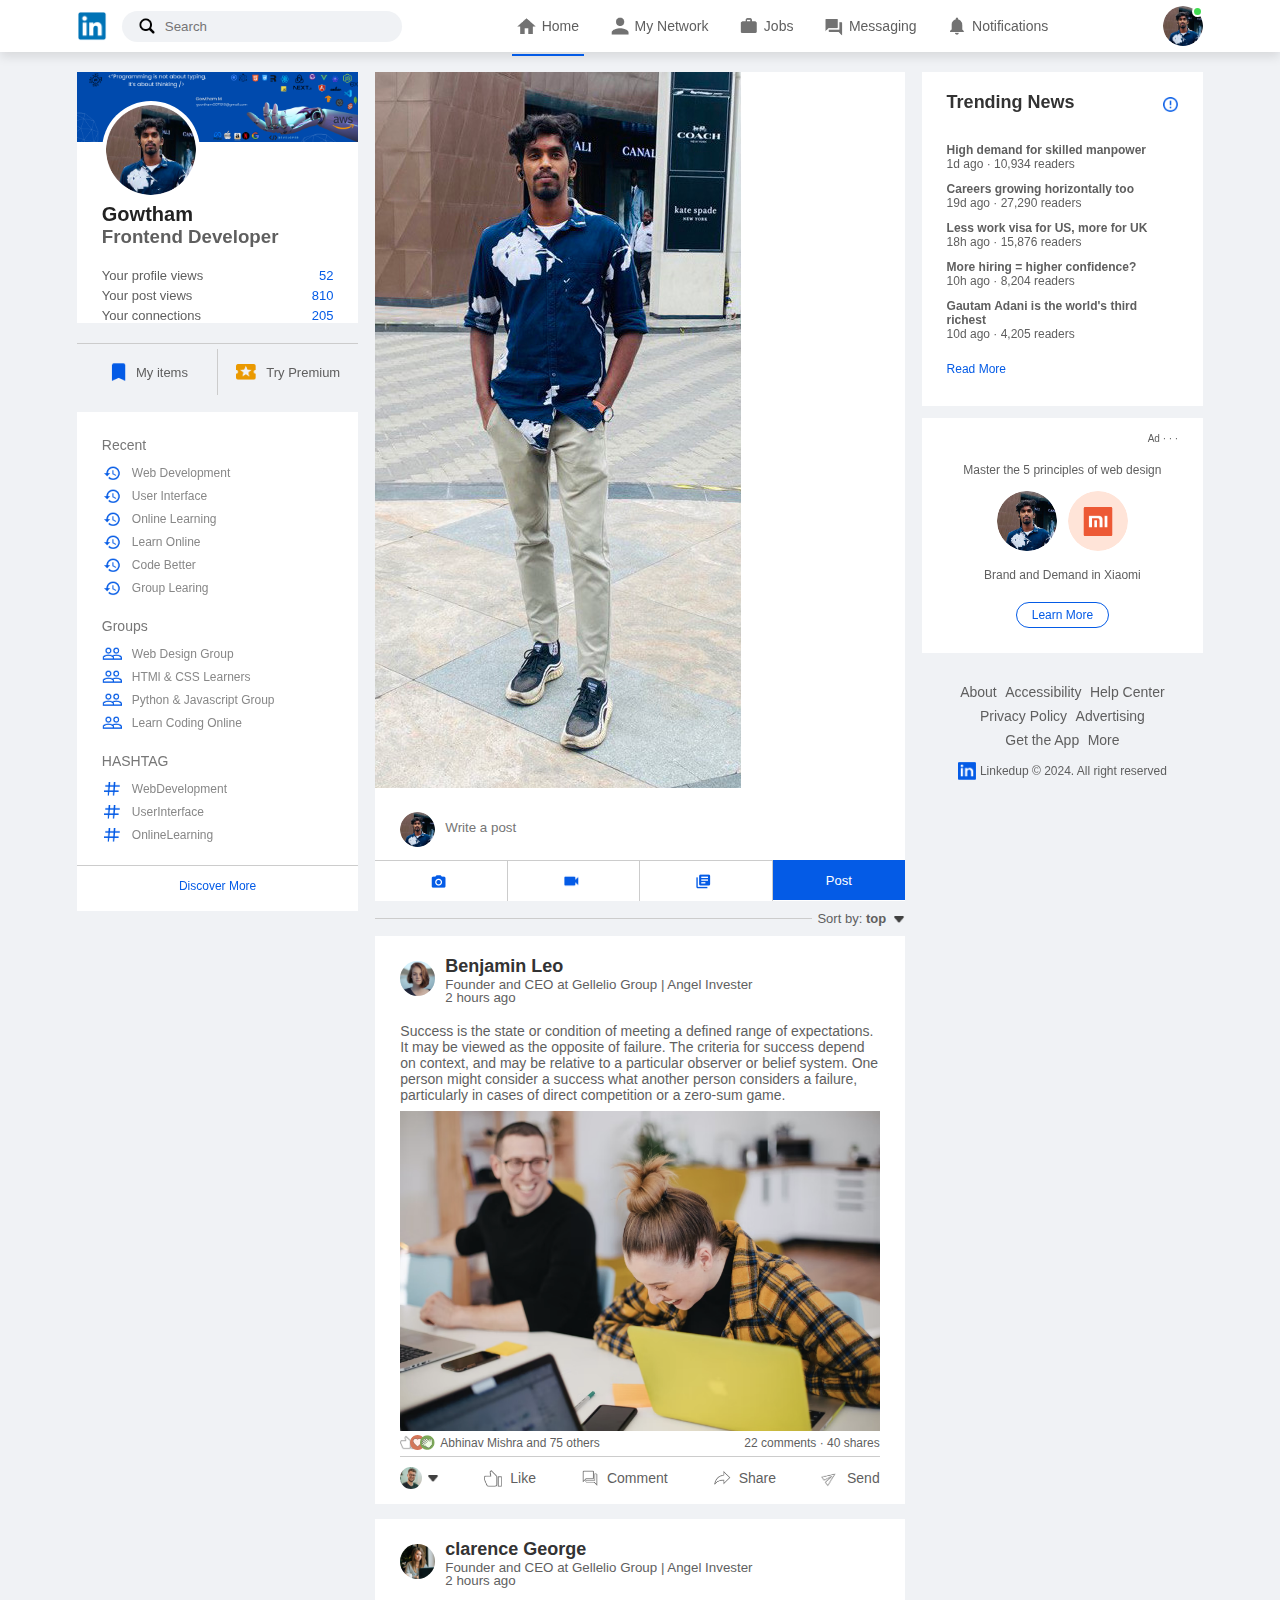
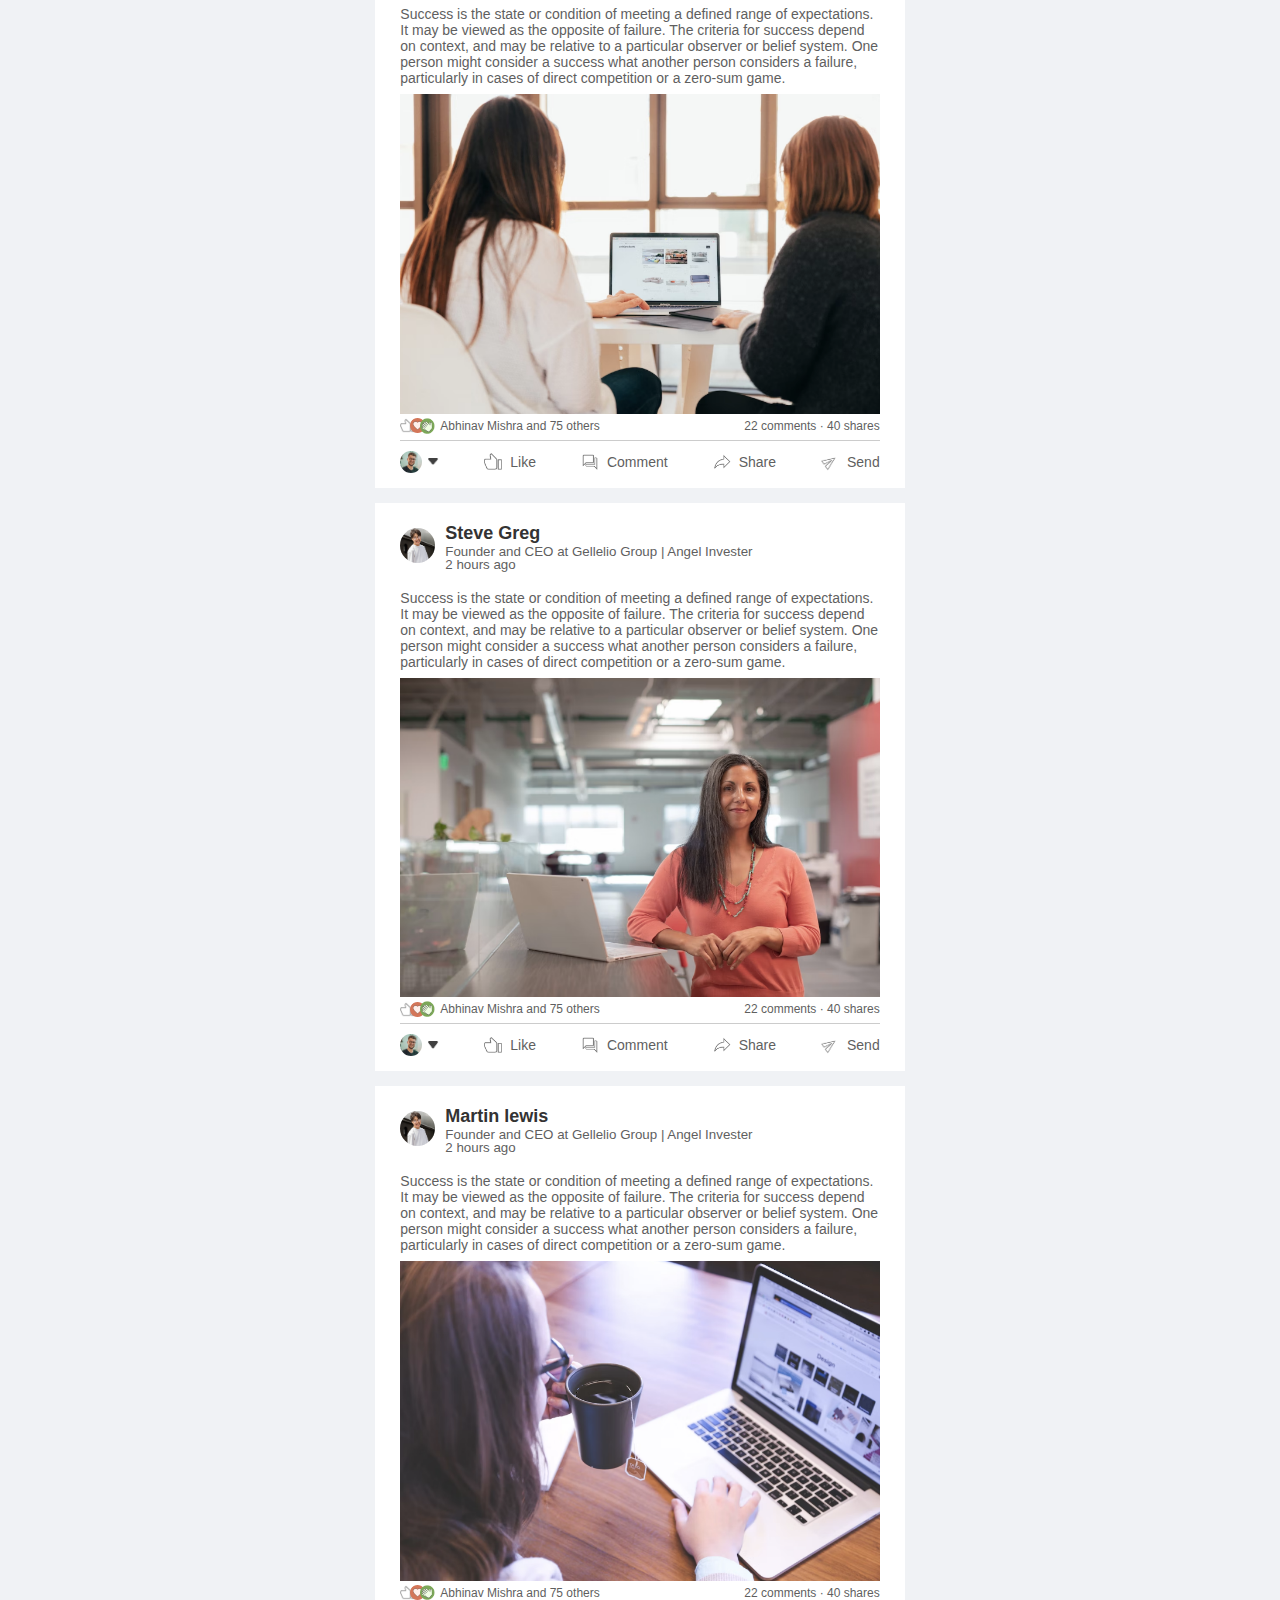
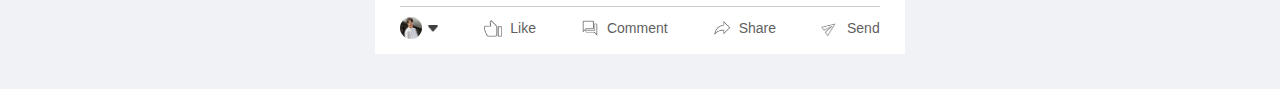
<file: index.html>
<!DOCTYPE html>
<html lang="en">
  <head>
    <meta charset="UTF-8" />
    <meta name="viewport" content="width=device-width, initial-scale=1.0" />
    <title>LinkedIn</title>
    <link rel="stylesheet" href="./assets/css/styles.css" />
  </head>
  <body>
    <!-- ! _____________ Navbar start _____________ -->
    <nav class="navbar">
      <!-- todo _____________ Navbar left _____________ -->
      <div class="navbar__left">
        <a href="index.html" class="logo">
          <img src="./assets/images/linkedinlogo.png" />
        </a>
        <div class="search__box">
          <img src="./assets/images/magnifier_search_zoom_icon.png" alt="" />
          <input type="text" placeholder="Search" />
        </div>
      </div>
      <!-- todo _____________ Navbar center _____________ -->
      <div class="navbar__center">
        <ul>
          <li>
            <a href="#" class="active__link"
              ><img src="./assets/images/home.png" /><span>Home</span></a
            >
          </li>
          <li>
            <a href="#"
              ><img src="./assets/images/network.png" /><span
                >My Network</span
              ></a
            >
          </li>
          <li>
            <a href="#"
              ><img src="./assets/images/jobs.png" /><span> Jobs </span></a
            >
          </li>
          <li>
            <a href="#"
              ><img src="./assets/images/message.png" /><span>
                Messaging</span
              ></a
            >
          </li>
          <li>
            <a href="#"
              ><img src="./assets/images/notification.png" /><span>
                Notifications
              </span></a
            >
          </li>
        </ul>
      </div>
      <!-- todo _____________ Navbar right _____________ -->
      <div class="navbar__right">
        <div class="online">
          <img
            src="./assets/images/gowtham-profile.png"
            class="nav__profile__img"
            onclick="toggleMenu()"
          />
        </div>
      </div>
      <!-- todo  ________________ profile dropdown menu ________________ -->
      <div class="profile__menu__wrap" id="profileMenu">
        <div class="profile__menu">
          <div class="user__info">
            <a href="./profile.html">
              <img src="./assets/images/gowtham-profile.png" />
            </a>
            <!-- <img src="./assets/images/gowtham-profile.png" /> -->
            <div>
              <h3>Gowtham</h3>
              <a href="./profile.html">See your profile</a>
            </div>
          </div>
          <hr />
          <a href="#" class="profile__menu__link">
            <img src="./assets/images/feedback.png" />
            <p>Give Feedback</p>
            <span> > </span>
          </a>
          <a href="#" class="profile__menu__link">
            <img src="./assets/images/setting.png" />
            <p>Settings & privacy</p>
            <span> > </span>
          </a>
          <a href="#" class="profile__menu__link">
            <img src="./assets/images/help.png" />
            <p>Help & Support</p>
            <span> > </span>
          </a>
          <a href="#" class="profile__menu__link">
            <img src="./assets/images/display.png" />
            <p>Display & Accessibility</p>
            <span> > </span>
          </a>
          <a href="#" class="profile__menu__link">
            <img src="./assets/images/logout.png" />
            <p>Logout</p>
            <span> ></span>
          </a>
        </div>
      </div>
    </nav>
    <!-- ! ____________ Navbar end ___________ -->
    <!-- ! _________ container section __________ -->
    <div class="container">
      <!-- todo ____________ left-sidebar _____________ -->
      <div class="left__sidebar">
        <div class="sidebar__profile__box">
          <img src="./assets/images/profile-cover.png" width="100%" />
          <div class="sidebar__profile__info">
            <img src="./assets/images/gowtham-profile.png" />
            <h1>Gowtham</h1>
            <h3>Frontend Developer</h3>
            <ul>
              <li>Your profile views <span>52</span></li>
              <li>Your post views <span>810</span></li>
              <li>Your connections <span>205</span></li>
            </ul>
          </div>
        </div>
        <div class="sidebar__profile__link">
          <a href="#"><img src="./assets/images/items.png" alt="" />My items</a>
          <a href="#"
            ><img src="./assets/images/premium.png" alt="" />Try Premium</a
          >
        </div>
        <!-- todo __________  sidebar__activity _________-->
        <div class="sidebar__activity" id="sidebarActivity">
          <h3>Recent</h3>
          <a href=""><img src="./assets/images/recent.png" />Web Development</a
          ><a href=""><img src="./assets/images/recent.png" />User Interface</a
          ><a href=""><img src="./assets/images/recent.png" />Online Learning</a
          ><a href=""><img src="./assets/images/recent.png" />Learn Online</a
          ><a href=""><img src="./assets/images/recent.png" />Code Better</a
          ><a href=""><img src="./assets/images/recent.png" />Group Learing</a>
          <h3>Groups</h3>
          <a href="#"
            ><img src="./assets/images/group.png" />Web Design Group</a
          >
          <a href="#"
            ><img src="./assets/images/group.png" />HTMl & CSS Learners</a
          >
          <a href="#"
            ><img src="./assets/images/group.png" />Python & Javascript Group</a
          >
          <a href="#"
            ><img src="./assets/images/group.png" />Learn Coding Online</a
          >
          <h3>HASHTAG</h3>
          <a href=""><img src="./assets/images/hashtag.png" />WebDevelopment</a>
          <a href=""><img src="./assets/images/hashtag.png" />UserInterface</a>
          <a href=""
            ><img src="./assets/images/hashtag.png" /> OnlineLearning</a
          >
          <div class="discover__more__link">
            <a href="#">Discover More</a>
          </div>
        </div>
        <p id="showMoreLink" onclick="toggleActivity()">Show More <b>+</b></p>
      </div>
      <!-- ! main-content -->
      <div class="main__content">
        <!-- todo  ______ create post __________ -->
        <div class="create__post">
          <img src="./assets/images/gowtham-post.jpg" alt="" />
          <div class="create__post__input">
            <img src="./assets/images/gowtham-profile.png" alt="" />
            <textarea rows="2" placeholder="Write a post"></textarea>
          </div>
          <div class="create__post__links">
            <li><img src="./assets/images/photo.png" /></li>
            <li><img src="./assets/images/video.png" /></li>
            <li><img src="./assets/images/event.png" /></li>
            <li>Post</li>
          </div>
        </div>
        <!-- todo  __________sort-by_________   -->
        <div class="sort__by">
          <hr />
          <p>
            Sort by:
            <span>top <img src="./assets/images/down-arrow.png" alt="" /></span>
          </p>
        </div>
        <!-- todo  __________post_________   -->
        <div class="post">
          <div class="post__author">
            <img src="./assets/images/user-3.png" />
            <div>
              <h1>Benjamin Leo</h1>
              <small>Founder and CEO at Gellelio Group | Angel Invester</small>
              <small>2 hours ago</small>
            </div>
          </div>
          <p>
            Success is the state or condition of meeting a defined range of
            expectations. It may be viewed as the opposite of failure. The
            criteria for success depend on context, and may be relative to a
            particular observer or belief system. One person might consider a
            success what another person considers a failure, particularly in
            cases of direct competition or a zero-sum game.
          </p>
          <img src="./assets/images/post-image-1.png" width="100%" />
          <!-- todo  __________ post-status _________   -->
          <div class="post__status">
            <div>
              <img src="./assets/images/thumbsup.png" /><img
                src="./assets/images/love.png"
              /><img src="./assets/images/clap.png" />
              <span class="liked__users">Abhinav Mishra and 75 others</span>
            </div>
            <div>
              <span>22 comments &middot; 40 shares </span>
            </div>
          </div>
          <!-- todo  __________ post-activity _________   -->
          <div class="post__activity">
            <div>
              <img
                src="./assets/images/user-1.png"
                class="post__activity__user__icon"
              />
              <img
                src="./assets/images/down-arrow.png"
                class="post__activity__arrow__icon"
              />
            </div>
            <div class="post__activity__link">
              <img src="./assets/images/like.png" />
              <span>Like</span>
            </div>
            <div class="post__activity__link">
              <img src="./assets/images/comment.png" />
              <span>Comment</span>
            </div>
            <div class="post__activity__link">
              <img src="./assets/images/share.png" />
              <span>Share</span>
            </div>
            <div class="post__activity__link">
              <img src="./assets/images/send.png" />
              <span>Send</span>
            </div>
          </div>
        </div>
        <div class="post">
          <div class="post__author">
            <img src="./assets/images/user-4.png" />
            <div>
              <h1>clarence George</h1>
              <small>Founder and CEO at Gellelio Group | Angel Invester</small>
              <small>2 hours ago</small>
            </div>
          </div>
          <p>
            Success is the state or condition of meeting a defined range of
            expectations. It may be viewed as the opposite of failure. The
            criteria for success depend on context, and may be relative to a
            particular observer or belief system. One person might consider a
            success what another person considers a failure, particularly in
            cases of direct competition or a zero-sum game.
          </p>
          <img src="./assets/images/post-image-2.png" width="100%" />
          <!-- todo  __________ post-status _________   -->

          <div class="post__status">
            <div>
              <img src="./assets/images/thumbsup.png" /><img
                src="./assets/images/love.png"
              /><img src="./assets/images/clap.png" />
              <span class="liked__users">Abhinav Mishra and 75 others</span>
            </div>
            <div>
              <span>22 comments &middot; 40 shares </span>
            </div>
          </div>
          <!-- todo  __________ post-activity _________   -->
          <div class="post__activity">
            <div>
              <img
                src="./assets/images/user-1.png"
                class="post__activity__user__icon"
              />
              <img
                src="./assets/images/down-arrow.png"
                class="post__activity__arrow__icon"
              />
            </div>
            <div class="post__activity__link">
              <img src="./assets/images/like.png" />
              <span>Like</span>
            </div>
            <div class="post__activity__link">
              <img src="./assets/images/comment.png" />
              <span>Comment</span>
            </div>
            <div class="post__activity__link">
              <img src="./assets/images/share.png" />
              <span>Share</span>
            </div>
            <div class="post__activity__link">
              <img src="./assets/images/send.png" />
              <span>Send</span>
            </div>
          </div>
        </div>
        <div class="post">
          <div class="post__author">
            <img src="./assets/images/user-5.png" />
            <div>
              <h1>Steve Greg</h1>
              <small>Founder and CEO at Gellelio Group | Angel Invester</small>
              <small>2 hours ago</small>
            </div>
          </div>
          <p>
            Success is the state or condition of meeting a defined range of
            expectations. It may be viewed as the opposite of failure. The
            criteria for success depend on context, and may be relative to a
            particular observer or belief system. One person might consider a
            success what another person considers a failure, particularly in
            cases of direct competition or a zero-sum game.
          </p>
          <img src="./assets/images/post-image-3.png" width="100%" />
          <!-- todo  __________ post-status _________   -->

          <div class="post__status">
            <div>
              <img src="./assets/images/thumbsup.png" /><img
                src="./assets/images/love.png"
              /><img src="./assets/images/clap.png" />
              <span class="liked__users">Abhinav Mishra and 75 others</span>
            </div>
            <div>
              <span>22 comments &middot; 40 shares </span>
            </div>
          </div>
          <!-- todo  __________ post-activity _________   -->
          <div class="post__activity">
            <div>
              <img
                src="./assets/images/user-1.png"
                class="post__activity__user__icon"
              />
              <img
                src="./assets/images/down-arrow.png"
                class="post__activity__arrow__icon"
              />
            </div>
            <div class="post__activity__link">
              <img src="./assets/images/like.png" />
              <span>Like</span>
            </div>
            <div class="post__activity__link">
              <img src="./assets/images/comment.png" />
              <span>Comment</span>
            </div>
            <div class="post__activity__link">
              <img src="./assets/images/share.png" />
              <span>Share</span>
            </div>
            <div class="post__activity__link">
              <img src="./assets/images/send.png" />
              <span>Send</span>
            </div>
          </div>
        </div>
        <div class="post">
          <div class="post__author">
            <img src="./assets/images/user-5.png" />
            <div>
              <h1>Martin lewis</h1>
              <small>Founder and CEO at Gellelio Group | Angel Invester</small>
              <small>2 hours ago</small>
            </div>
          </div>
          <p>
            Success is the state or condition of meeting a defined range of
            expectations. It may be viewed as the opposite of failure. The
            criteria for success depend on context, and may be relative to a
            particular observer or belief system. One person might consider a
            success what another person considers a failure, particularly in
            cases of direct competition or a zero-sum game.
          </p>
          <img src="./assets/images/post-image-4.png" width="100%" />
          <!-- todo  __________ post-status _________   -->

          <div class="post__status">
            <div>
              <img src="./assets/images/thumbsup.png" /><img
                src="./assets/images/love.png"
              /><img src="./assets/images/clap.png" />
              <span class="liked__users">Abhinav Mishra and 75 others</span>
            </div>
            <div>
              <span>22 comments &middot; 40 shares </span>
            </div>
          </div>
          <!-- todo  __________ post-activity _________   -->
          <div class="post__activity">
            <div>
              <img
                src="./assets/images/user-5.png"
                class="post__activity__user__icon"
              />
              <img
                src="./assets/images/down-arrow.png"
                class="post__activity__arrow__icon"
              />
            </div>
            <div class="post__activity__link">
              <img src="./assets/images/like.png" />
              <span>Like</span>
            </div>
            <div class="post__activity__link">
              <img src="./assets/images/comment.png" />
              <span>Comment</span>
            </div>
            <div class="post__activity__link">
              <img src="./assets/images/share.png" />
              <span>Share</span>
            </div>
            <div class="post__activity__link">
              <img src="./assets/images/send.png" />
              <span>Send</span>
            </div>
          </div>
        </div>
      </div>
      <!-- ! right-sidebar -->
      <div class="right__sidebar">
        <!-- todo  __________sidebar__news________ -->
        <div class="sidebar__news">
          <img src="./assets/images/more.png" class="info__icon" />
          <h3>Trending News</h3>
          <a href="#">High demand for skilled manpower</a>
          <span>1d ago &middot; 10,934 readers</span>
          <a href="#">Careers growing horizontally too</a>
          <span>19d ago &middot; 27,290 readers</span>
          <a href="#">Less work visa for US, more for UK</a>
          <span>18h ago &middot; 15,876 readers</span>
          <a href="#">More hiring = higher confidence?</a>
          <span>10h ago &middot; 8,204 readers</span>
          <a href="#">Gautam Adani is the world's third richest</a>
          <span>10d ago &middot; 4,205 readers</span>
          <a href="#" class="read__more__link">Read More</a>
        </div>
        <!-- todo _________sidebar__add__________  -->
        <div class="right__sidebar__ad">
          <small>Ad &middot; &middot; &middot;</small>
          <p>Master the 5 principles of web design</p>
          <div class="">
            <img src="./assets/images/gowtham-profile.png" />
            <img src="./assets/images/mi-logo.png" />
          </div>
          <b>Brand and Demand in Xiaomi</b>
          <a href="#" class="right__sidebar__ad__link">Learn More</a>
        </div>
        <!-- todo ____ right_sidebar_useful_link  ___ -->
        <div class="right__sidebar__useful__links">
          <a href="#">About</a>
          <a href="#">Accessibility</a>
          <a href="#">Help Center</a>
          <a href="#">Privacy Policy</a>
          <a href="#">Advertising</a>
          <a href="#">Get the App</a>
          <a href="#">More</a>
          <!-- todo ______copyright__msg______ -->
          <div class="copyright-msg">
            <img src="./assets/images/logo.png" />
            <p>Linkedup &#169; 2024. All right reserved</p>
          </div>
        </div>
      </div>
    </div>
    <script src="./assets/js/script.js"></script>
  </body>
</html>
</file>
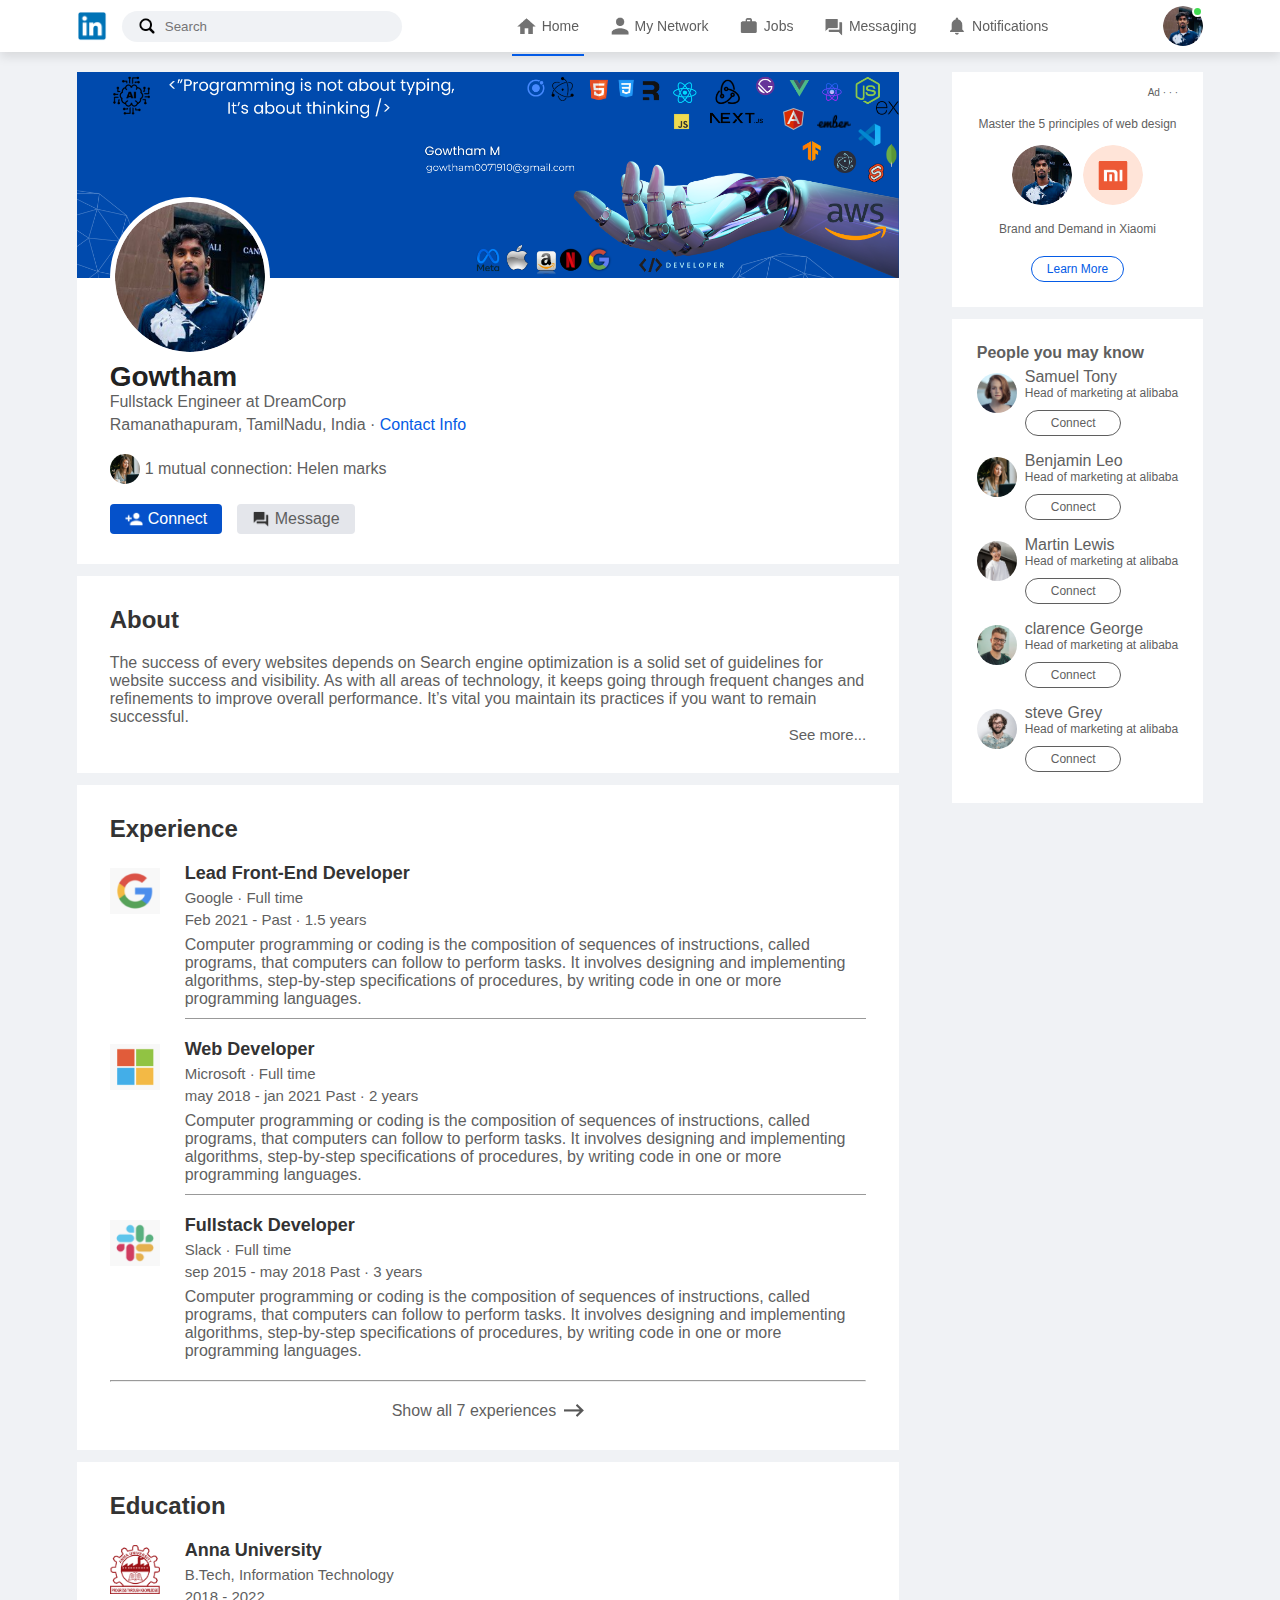
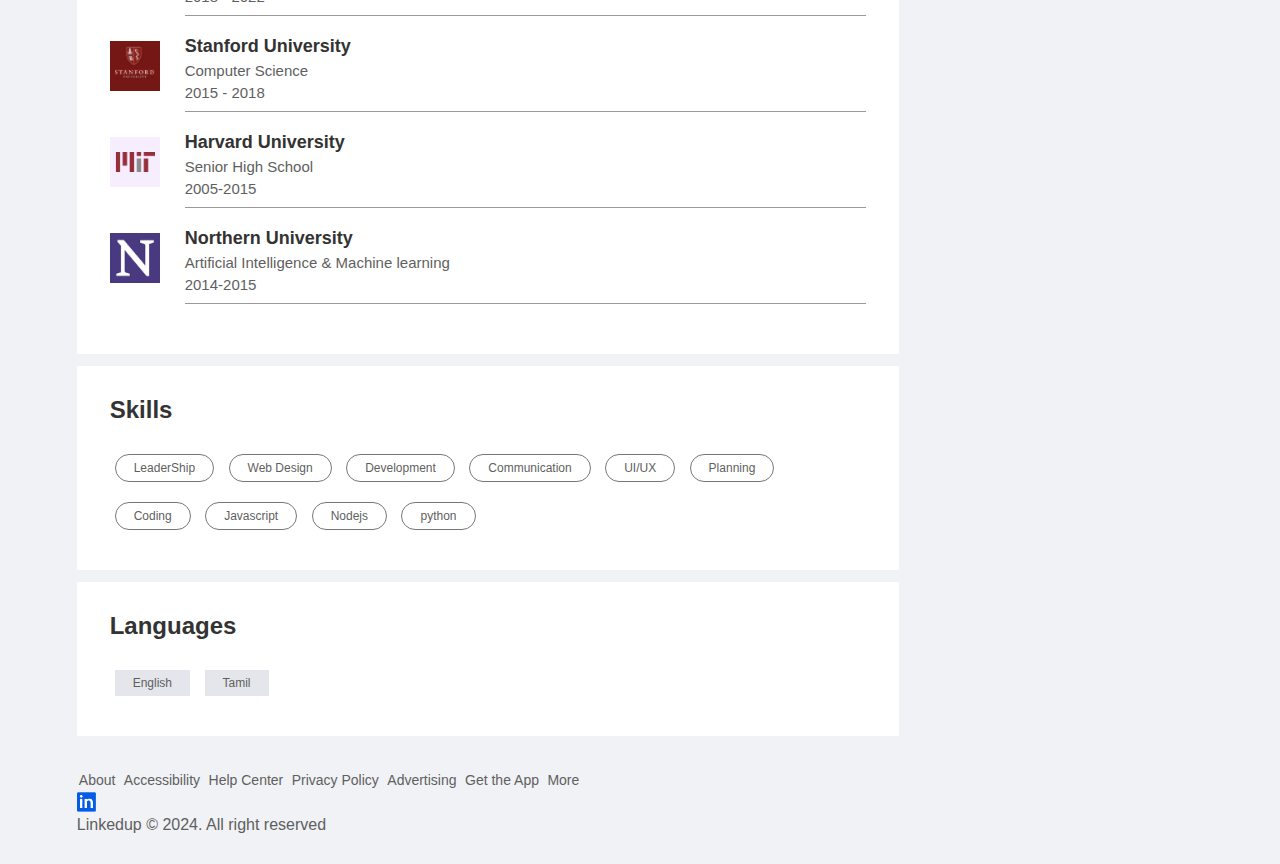
<file: profile.html>
<!DOCTYPE html>
<html lang="en">
  <head>
    <meta charset="UTF-8" />
    <meta name="viewport" content="width=device-width, initial-scale=1.0" />
    <title>LinkedIn</title>
    <link rel="stylesheet" href="./assets/css/styles.css" />
  </head>
  <body>
    <!-- ! Navbar start -->
    <nav class="navbar">
      <!-- todo  ________ navbar left ________ -->
      <div class="navbar__left">
        <a href="index.html" class="logo">
          <img src="./assets/images/linkedinlogo.png" />
        </a>
        <div class="search__box">
          <img src="./assets/images/magnifier_search_zoom_icon.png" alt="" />
          <input type="text" placeholder="Search" />
        </div>
      </div>
      <!-- todo  ________ navbar center ________ -->
      <div class="navbar__center">
        <ul>
          <li>
            <a href="#" class="active__link"
              ><img src="./assets/images/home.png" /><span>Home</span></a
            >
          </li>
          <li>
            <a href="#"
              ><img src="./assets/images/network.png" /><span
                >My Network</span
              ></a
            >
          </li>
          <li>
            <a href="#"
              ><img src="./assets/images/jobs.png" /><span> Jobs </span></a
            >
          </li>
          <li>
            <a href="#"
              ><img src="./assets/images/message.png" /><span>
                Messaging</span
              ></a
            >
          </li>
          <li>
            <a href="#"
              ><img src="./assets/images/notification.png" /><span>
                Notifications
              </span></a
            >
          </li>
        </ul>
      </div>
      <!-- todo  ________ navbar right ________ -->
      <div class="navbar__right">
        <div class="online">
          <img
            src="./assets/images/gowtham-profile.png"
            class="nav__profile__img"
            onclick="toggleMenu()"
          />
        </div>
      </div>
      <!-- todo  ________ profile dropdown menu ________ -->
      <div class="profile__menu__wrap" id="profileMenu">
        <div class="profile__menu">
          <div class="user__info">
            <img src="./assets/images/gowtham-profile.png" />
            <div>
              <h3>Gowtham</h3>
              <a href="#">See your profile</a>
            </div>
          </div>
          <hr />
          <a href="#" class="profile__menu__link">
            <img src="./assets/images/feedback.png" />
            <p>Give Feedback</p>
            <span> > </span>
          </a>
          <a href="#" class="profile__menu__link">
            <img src="./assets/images/setting.png" />
            <p>Settings & privacy</p>
            <span> > </span>
          </a>
          <a href="#" class="profile__menu__link">
            <img src="./assets/images/help.png" />
            <p>Help & Support</p>
            <span> > </span>
          </a>
          <a href="#" class="profile__menu__link">
            <img src="./assets/images/display.png" />
            <p>Display & Accessibility</p>
            <span> > </span>
          </a>
          <a href="index.html" class="profile__menu__link">
            <img src="./assets/images/logout.png" />
            <p>Logout</p>
            <span> > </span>
          </a>
        </div>
      </div>
    </nav>
    <!-- ! Navbar end -->
    <!-- ! ______________ Profile Section _______________ -->
    <div class="container">
      <!-- todo ______________ Profile Main  _______________ -->
      <div class="profile__main">
        <div class="profile__container">
          <img src="./assets/images/profile-cover.png" width="100%" />
          <div class="profile__container__inner">
            <img
              src="./assets/images/gowtham-profile.png"
              class="profile__pic"
            />
            <h1>Gowtham</h1>
            <b>Fullstack Engineer at DreamCorp</b>
            <p>
              Ramanathapuram, TamilNadu, India &middot;
              <a href="#">Contact Info </a>
            </p>
            <!-- todo __________ Mutual section ________ -->
            <div class="mutual__connection">
              <img src="./assets/images/user-4.png" />
              <span>1 mutual connection: Helen marks</span>
            </div>
            <!-- todo __________ Profile Button ________ -->
            <div class="profile__btn">
              <a href="#" class="primary-btn">
                <img src="./assets/images/connect.png" />
                Connect
              </a>
              <a href="#">
                <img src="./assets/images/chat.png" alt="" />
                Message
              </a>
            </div>
          </div>
        </div>
        <!-- todo __________ about description  ________ -->
        <div class="profile__description">
          <h2>About</h2>
          <p>
            The success of every websites depends on Search engine optimization
            is a solid set of guidelines for website success and visibility. As
            with all areas of technology, it keeps going through frequent
            changes and refinements to improve overall performance. It’s vital
            you maintain its practices if you want to remain successful.
          </p>
          <a href="#" class="see__more__link">See more...</a>
        </div>
        <!-- todo __________ experience description  ________ -->
        <div class="profile__description">
          <h2>Experience</h2>
          <div class="profile__desc__row">
            <img src="./assets/images/google.png" />
            <div>
              <h3>Lead Front-End Developer</h3>
              <b>Google &middot; Full time </b>
              <b>Feb 2021 - Past &middot; 1.5 years</b>
              <p>
                Computer programming or coding is the composition of sequences
                of instructions, called programs, that computers can follow to
                perform tasks. It involves designing and implementing
                algorithms, step-by-step specifications of procedures, by
                writing code in one or more programming languages.
              </p>
              <hr />
            </div>
          </div>
          <div class="profile__desc__row">
            <img src="./assets/images/microsoft.png" />
            <div>
              <h3>Web Developer</h3>
              <b>Microsoft &middot; Full time </b>
              <b>may 2018 - jan 2021 Past &middot; 2 years</b>
              <p>
                Computer programming or coding is the composition of sequences
                of instructions, called programs, that computers can follow to
                perform tasks. It involves designing and implementing
                algorithms, step-by-step specifications of procedures, by
                writing code in one or more programming languages.
              </p>
              <hr />
            </div>
          </div>
          <div class="profile__desc__row">
            <img src="./assets/images/slack.png" />
            <div>
              <h3>Fullstack Developer</h3>
              <b>Slack &middot; Full time </b>
              <b>sep 2015 - may 2018 Past &middot; 3 years</b>
              <p>
                Computer programming or coding is the composition of sequences
                of instructions, called programs, that computers can follow to
                perform tasks. It involves designing and implementing
                algorithms, step-by-step specifications of procedures, by
                writing code in one or more programming languages.
              </p>
            </div>
          </div>
          <hr />
          <a href="#" class="experience__link"
            >Show all 7 experiences
            <img src="./assets/images/right-arrow.png" alt=""
          /></a>
        </div>
        <!-- todo _________ Education description _________ -->
        <div class="profile__description">
          <h2>Education</h2>
          <div class="profile__desc__row">
            <img src="./assets/images/anna-university.png" />
            <div>
              <h3>Anna University</h3>
              <b>B.Tech, Information Technology</b>
              <b>2018 - 2022</b>
              <hr />
            </div>
          </div>

          <div class="profile__desc__row">
            <img src="./assets/images/stanford.png" />
            <div>
              <h3>Stanford University</h3>
              <b>Computer Science</b>
              <b>2015 - 2018</b>
              <hr />
            </div>
          </div>

          <div class="profile__desc__row">
            <img src="./assets/images/mit.png" />
            <div>
              <h3>Harvard University</h3>
              <b>Senior High School</b>
              <b>2005-2015</b>
              <hr />
            </div>
          </div>

          <div class="profile__desc__row">
            <img src="./assets/images/north.png" />
            <div>
              <h3>Northern University</h3>
              <b>Artificial Intelligence & Machine learning</b>
              <b>2014-2015</b>
              <hr />
            </div>
          </div>
        </div>
        <!-- todo _________ skills description _________ -->
        <div class="profile__description">
          <h2>Skills</h2>
          <a href="#" class="skills__btn">LeaderShip</a>
          <a href="#" class="skills__btn">Web Design</a>
          <a href="#" class="skills__btn">Development</a>
          <a href="#" class="skills__btn">Communication</a>
          <a href="#" class="skills__btn">UI/UX</a>
          <a href="#" class="skills__btn">Planning</a>
          <a href="#" class="skills__btn">Coding</a>
          <a href="#" class="skills__btn">Javascript</a>
          <a href="#" class="skills__btn">Nodejs</a>
          <a href="#" class="skills__btn">python</a>
        </div>
        <!-- todo _________ language description _________ -->
        <div class="profile__description">
          <h2>Languages</h2>
          <a href="#" class="language__btn">English</a>
          <a href="#" class="language__btn">Tamil</a>
        </div>
      </div>
      <!-- todo ______________ Profile sidebar  _______________ -->
      <div class="profile__right__sidebar">
        <!-- todo ______________ right sidebar ad ___________ -->
        <div class="right__sidebar__ad">
          <small>Ad &middot; &middot; &middot;</small>
          <p>Master the 5 principles of web design</p>
          <div class="">
            <img src="./assets/images/gowtham-profile.png" />
            <img src="./assets/images/mi-logo.png" />
          </div>
          <b>Brand and Demand in Xiaomi</b>
          <a href="#" class="right__sidebar__ad__link">Learn More</a>
        </div>
        <!-- todo ______________ right sidebar people ___________ -->
        <div class="right__sidebar__people">
          <h3>People you may know</h3>
          <div class="right__sidebar__people__row">
            <img src="./assets/images/user-3.png" />
            <div>
              <h2>Samuel Tony</h2>
              <p>Head of marketing at alibaba</p>
              <a href="#">Connect</a>
            </div>
          </div>
          <div class="right__sidebar__people__row">
            <img src="./assets/images/user-4.png" />
            <div>
              <h2>Benjamin Leo</h2>
              <p>Head of marketing at alibaba</p>
              <a href="#">Connect</a>
            </div>
          </div>
          <div class="right__sidebar__people__row">
            <img src="./assets/images/user-5.png" />
            <div>
              <h2>Martin Lewis</h2>
              <p>Head of marketing at alibaba</p>
              <a href="#">Connect</a>
            </div>
          </div>
          <div class="right__sidebar__people__row">
            <img src="./assets/images/user-1.png" />
            <div>
              <h2>clarence George</h2>
              <p>Head of marketing at alibaba</p>
              <a href="#">Connect</a>
            </div>
          </div>
          <div class="right__sidebar__people__row">
            <img src="./assets/images/user-2.png" />
            <div>
              <h2>steve Grey</h2>
              <p>Head of marketing at alibaba</p>
              <a href="#">Connect</a>
            </div>
          </div>
        </div>
      </div>
    </div>
    <!-- todo ______________ profile footer ___________ -->
    <div class="profile__footer">
      <div class="right__sidebar__useful__links">
        <a href="#">About</a>
        <a href="#">Accessibility</a>
        <a href="#">Help Center</a>
        <a href="#">Privacy Policy</a>
        <a href="#">Advertising</a>
        <a href="#">Get the App</a>
        <a href="#">More</a>
        <!-- todo ______copyright__msg______ -->
        <div class="copyright__msg">
          <img src="./assets/images/logo.png" style="height: 20px" />
          <p>Linkedup &#169; 2024. All right reserved</p>
        </div>
      </div>
    </div>
    <script>
      let profileMenu = document.getElementById("profileMenu");
      function toggleMenu() {
        profileMenu.classList.toggle("open__activity");
      }
    </script>
  </body>
</html>
</file>
<file: assets/css/styles.css>
* {
    margin: 0;
    padding: 0;
    font-family: 'Poppins', sans-serif;
}

body {
    background: #f0f2f5;
    color: #5f5f5f;
}

a {
    text-decoration: none;
    color: #5f5f5f;
}

.navbar {
    display: flex;
    align-items: center;
    justify-content: space-between;
    background: #fff;
    padding: 6px 6%;
    position: sticky;
    top: 0;
    z-index: 100;
    box-shadow: 0 5px 10px rgba(0, 0, 0, 0.1);
}

.logo img {
    width: 30px;
    margin-right: 15px;
    display: block;
}

.navbar__center ul li {
    display: inline-block;
    list-style: none;
}

.navbar__center ul li a {
    display: flex;
    align-items: center;
    font-size: 14px;
    margin: 5px 8px;
    padding-right: 5px;
    position: relative;
}

.navbar__center ul li a::after {
    content: '';
    /* width: 100%; */
    width: 0;
    height: 2px;
    background: #045be6;
    position: absolute;
    bottom: -15px;
    transition: width 0.3s;
}

.navbar__center ul li a:hover::after,
.navbar__center ul li a.active__link::after {
    width: 100%;
}

.navbar__center ul li a img {
    width: 30px;
}

.nav__profile__img {
    width: 40px;
    border-radius: 50%;
    display: block;
    cursor: pointer;
    position: relative;
}

.online {
    position: relative;
}

.online::after {
    content: '';
    width: 7px;
    height: 7px;
    border: 2px solid #fff;
    border-radius: 50%;
    right: 0px;
    top: 0px;
    background: #41db51;
    position: absolute;
}

.search__box {
    background: #f0f2f5;
    width: 250px;
    border-radius: 20px;
    display: flex;
    align-items: center;
    padding: 0 15px;
}

.navbar__left {
    display: flex;
    align-items: center;
}

.search__box img {
    width: 20px;
}

.search__box input {
    width: 100%;
    background: transparent;
    padding: 8px;
    outline: none;
    border: 0;
}

/* ! _______________ navbar end _______________ */

.container {
    padding: 20px 6%;
    display: flex;
    flex-wrap: wrap;
    justify-content: space-between;
}

/* !  - - - - - - - left-sidebar - - - - - - */

.left__sidebar {
    flex-basis: 25%;
    align-self: flex-start;
    position: sticky;
    top: 70px;
}


.sidebar__profile__box {
    background: #fff;
}

.sidebar__profile__info {
    padding: 0 25px;
}

.sidebar__profile__info img {
    width: 90px;
    border-radius: 50%;
    background: #fff;
    padding: 4px;
    margin-top: -45px;
}

.sidebar__profile__info h1 {
    font-size: 20px;
    font-weight: 600;
    color: #222;
}

.sidebar__profile__info ul {
    list-style: none;
    margin: 20px 0;
}

.sidebar__profile__info ul li {
    width: 100%;
    margin: 5px 0;
    font-size: 13px;
}

.sidebar__profile__info ul li span {
    float: right;
    color: #045be6;
}

.sidebar__profile__link {
    display: flex;
    align-items: center;
    border-top: 1px solid #ccc;
}

.sidebar__profile__link a {
    flex-basis: 50%;
    display: flex;
    align-items: center;
    justify-content: center;
    padding: 15px 0;
    font-size: 13px;
    border-left: 1px solid #ccc;
}

.sidebar__profile__link a:first-child {
    border-left: 0;
}

.sidebar__profile__link a img {
    width: 20px;
    margin-right: 10px;
}

/* todo sidebar activity */

.sidebar__activity {
    background: #fff;
    padding: 5px 25px;
    margin: 12px 0;
}

.sidebar__activity h3 {
    color: #777;
    font-size: 14px;
    font-weight: 500;
    margin: 20px 0 10px;
}

.sidebar__activity a {
    display: flex;
    align-items: center;
    font-size: 12px;
    font-weight: 500;
    color: #888;
    margin: 3px 0;
}

.sidebar__activity a img {
    width: 20px;
    margin-right: 10px;
}

.discover__more__link {
    border-top: 1px solid #ccc;
    text-align: center;
    margin-top: 20px;
    margin-left: -25px;
    margin-right: -25px;
}

.discover__more__link a {
    color: #045be6;
    display: inline-block;
    margin-top: 10px 0;
    padding: 10px;
}

/* ! - - - - - - Right sidebar start - - - - - - */

.right__sidebar {
    flex-basis: 25%;
    align-self: flex-start;
    position: sticky;
    top: 70px;
}

.sidebar__news {
    background: #fff;
    padding: 10px 25px;
}

.info__icon {
    width: 15px;
    float: right;
    margin-top: 15px;
}

.sidebar__news h3 {
    font-size: 18px;
    font-weight: 600;
    color: #333;
    margin: 10px 0 30px;
}

.sidebar__news a {
    display: block;
    font-size: 12px;
    font-weight: 600;
    margin-top: 10px;
    margin-bottom: -3px;
}

.sidebar__news span {
    font-size: 12px;
}

.sidebar__news .read__more__link {
    color: #045be6;
    font-weight: 500;
    margin: 20px 0;
}

/* todo _________sidebar add______ */

.right__sidebar__ad {
    background: #fff;
    padding: 15px 25px;
    text-align: center;
    margin: 12px 0;
    font-size: 12px;
}

.right__sidebar__ad img {
    width: 60px;
    border-radius: 50%;
    margin: 4px;
}

.right__sidebar__ad small {
    float: right;
    font-weight: 500;
}

.right__sidebar__ad p {
    margin-top: 30px;
    margin-bottom: 10px;
}

.right__sidebar__ad b {
    display: block;
    font-weight: 500;
    margin-top: 10px;
}

.right__sidebar__ad__link {
    display: inline-block;
    border: 1px solid #045be6;
    border-radius: 30px;
    padding: 5px 15px;
    color: #045be6;
    font-weight: 500;
    margin: 20px auto 10px;
}

/* todo ____ right_sidebar_useful_link  ___ */

.right__sidebar__useful__links {
    padding: 15px 25px;
    text-align: center;
}

.right__sidebar__useful__links a {
    display: inline-block;
    font-size: 14px;
    margin: 4px 2px;
}

.copyright-msg {
    display: flex;
    align-items: center;
    justify-content: center;
    font-size: 12px;
    margin-top: 10px;
    font-weight: 500;
}

.copyright-msg img {
    width: 18px;
    margin-right: 4px;
}

/* ! - - - - - - Right sidebar end - - - - - - */



/*  ! - - - - - - - main-content - - - - - - */

.main__content {
    flex-basis: 47%;
}

/* todo  ______ create post __________ */

.create__post {
    background: #fff;
}

.create__post__input {
    padding: 20px 25px 10px;
    display: flex;
    align-items: flex-start;
}

.create__post__input img {
    width: 35px;
    border-radius: 50%;
    margin-right: 10px;
}

.create__post__input textarea {
    width: 100%;
    border: none;
    outline: none;
    resize: none;
    background: transparent;
    margin-top: 8px;
}

::placeholder {
    font-weight: 500;
}

/* todo  ______ create post links __________ */


.create__post__links {
    display: flex;
    align-items: flex-start;
}

.create__post__links li {
    list-style: none;
    border-top: 1px solid #ccc;
    border-right: 1px solid #ccc;
    flex-basis: 25%;
    height: 40px;
    font-size: 13px;
    display: flex;
    align-items: center;
    justify-content: center;
    cursor: pointer;
}

.create__post__links li img {
    width: 15px;
    margin-right: 5px;
}

.create__post__links li:last-child {
    background: #045be6;
    color: #fff;
    border-top: 0;
    border-right: 0;
}

/* todo  __________sort by_________  */

.sort__by {
    display: flex;
    align-items: center;
    margin: 10px 0;
}

.sort__by hr {
    flex: 1;
    border: 0;
    height: 1px;
    background: #ccc;
}

.sort__by p {
    font-size: 13px;
    padding-left: 5px;
}

.sort__by p span {
    font-weight: 600;
    cursor: pointer;
}

.sort__by p span img {
    width: 12px;
    margin-left: 3px;
}

/* todo  __________ post _________  */

.post {
    background: #fff;
    padding: 20px 25px 5px;
    margin: 5px 0 15px;
}

.post__author {
    display: flex;
    align-items: flex-start;
    margin-bottom: 20px;
}

.post__author img {
    width: 35px;
    border-radius: 50%;
    margin-right: 10px;
    margin-top: 5px;
}


.post__author h1 {
    font-size: 18px;
    font-weight: 600;
    color: #333;
}

.post__author small {
    display: block;
    margin-bottom: -2px;
}

.post p {
    font-size: 14px;
    margin-bottom: -2px;
    padding-bottom: 10px;
}

.post__status {
    display: flex;
    flex-wrap: wrap;
    align-items: center;
    justify-content: space-between;
    font-size: 12px;
    border-bottom: 1px solid #ccc;
    padding-bottom: 6px;
}

.post__status div {
    display: flex;
    align-items: center;
}

.post__status img {
    width: 15px;
    margin-right: -5px;
}

.liked__users {
    margin-left: 10px;
}

/* todo  __________ post-activity _________   --> */

.post__activity {
    display: flex;
    align-items: center;
    justify-content: space-between;
    padding: 10px 0;
    font-size: 14px;
    font-weight: 500;
}

.post__activity div {
    display: flex;
    align-items: center;
}

.post__activity__user__icon {
    width: 22px;
    border-radius: 50%;
}

.post__activity__arrow__icon {
    width: 12px;
    margin-left: 5px;
}

.post__activity__link img {
    width: 18px;
    margin-right: 8px;
}

/*  ! - - - - - - - main-content-end - - - - - - */


/* todo ________________ profile dropdown menu ________________  */

.profile__menu__wrap {
    position: absolute;
    top: 100%;
    right: 5%;
    width: 320px;
    max-height: 0;
    overflow: hidden;
    transition: max-height 0.5s;
}

.profile__menu__wrap.open__menu {
    max-height: 400px;
}

.profile__menu {
    /* background: aliceblue;
    color: #000; */
    background: #222;
    color: #fff;
    padding: 20px;
    margin: 10px;
}

.user__info {
    display: flex;
    align-items: center;
}

.user__info img {
    width: 50px;
    /* border-radius: 50%; */
    margin-right: 15px;
}

.user__info h3 {
    font-weight: 500;
    margin-bottom: -2px;
}

.user__info a {
    color: #c9dbf8;
    font-size: 13px;
}

.profile__menu hr {
    border: 0;
    height: 1px;
    width: 100%;
    background: #fff;
    margin: 15px 0 10px;
}

.profile__menu__link {
    display: flex;
    align-items: center;
    color: #fff;
    margin: 12px;
    font-size: 14px;
}

.profile__menu__link p {
    width: 100%;
}

.profile__menu__link img {
    width: 35px;
    border-radius: 50%;
    margin-right: 15px;
}

/* ! ________________ Profile Section _______________ */

.profile__main {
    flex-basis: 73%;
}

.profile__sidebar {
    flex-basis: 25%;
    align-self: flex-start;
    position: sticky;
    top: 73px;
}

.profile__container {
    background: #fff;
}

.profile__container__inner {
    padding: 0 4% 10px;
}

.profile__pic {
    width: 150px;
    border-radius: 50%;
    margin-top: -85px;
    padding: 5px;
    background: #fff;
}

.profile__container h1 {
    font-size: 28px;
    font-weight: 600;
    color: #222;
}

.profile__container b {
    font-weight: 500;
}

.profile__container p {
    margin-top: 5px;
}

.profile__container p a {
    color: #045be6;
    font-weight: 500;
}

/* todo ____________ Mutual section ___________ */

.mutual__connection {
    display: flex;
    align-items: center;
    margin: 20px 0;
}

.mutual__connection img {
    width: 30px;
    border-radius: 50%;
    margin-right: 5px;
}

/* todo ____________ profile btn ___________ */

.profile__btn {
    margin: 20px 0;
}

.profile__btn a {
    display: inline-flex;
    align-items: center;
    background: #e4e6eb;
    padding: 6px 15px;
    border-radius: 4px;
    margin-right: 10px;
}

.profile__btn a img {
    width: 18px;
    margin-right: 5px;
}

.profile__btn .primary-btn {
    background: #0551ca;
    color: #fff;
}


/* todo ____________ profile description ___________ */


.profile__description {
    background: #fff;
    padding: 20px 4% 30px;
    margin: 12px 0;
}

.profile__description h2 {
    color: #333;
    margin: 10px 0 20px;
    font-weight: 600;
}

.see__more__link {
    display: block;
    text-align: right;
    font-size: 15px;
}

.profile__desc__row {
    display: flex;
    align-items: flex-start;
    margin: 20px 0;
}

.profile__desc__row img {
    width: 50px;
    margin-right: 25px;
    margin-top: 5px;
}

.profile__desc__row div {
    width: 100%;
}

.profile__desc__row h3 {
    font-size: 18px;
    font-weight: 600;
    color: #333;
}

.profile__desc__row b {
    display: block;
    font-weight: 500;
    font-size: 15px;
    margin-top: 5px;
}

.profile__desc__row p {
    margin-top: 8px;
}

.profile__desc__row hr {
    border: 0;
    border-bottom: 1px solid #999;
    margin-top: 10px;
}

.experience__link {
    display: flex;
    align-items: center;
    justify-content: center;
    padding-top: 20px;
    font-weight: 500;
}

.experience__link img {
    width: 20px;
    margin-left: 8px;
}

.skills__btn {
    display: inline-block;
    margin: 10px 5px;
    padding: 6px 18px;
    border: 1px solid #777;
    border-radius: 30px;
    font-size: 12px;
    font-weight: 500;
}

.language__btn {
    display: inline-block;
    margin: 10px 5px;
    padding: 6px 18px;
    background: #e4e6eb;
    font-size: 12px;
    font-weight: 500;
}

/* todo ______________ profile right sidebar ___________ */

.profile__right__sidebar .right__sidebar__ad {
    margin: 0;
}

.right__sidebar__people {
    background: #fff;
    padding: 15px 25px;
    margin: 12px 0;
    font-size: 12px;
}

.right__sidebar__people h3 {
    font-size: 16px;
    font-weight: 600;
    margin: 10px 0 2px;
}

.right__sidebar__people__row {
    display: flex;
    align-items: flex-start;
    margin: 6px 0;
}

.right__sidebar__people__row img {
    width: 40px;
    border-radius: 50%;
    margin-right: 8px;
    margin-top: 5px;
}

.right__sidebar__people__row h2 {
    font-weight: 500;
    font-size: 16px;
}

.right__sidebar__people__row a {
    display: inline-block;
    margin: 10px 0;
    padding: 5px 25px;
    border: 1px solid #5f5f5f;
    border-radius: 30px;
    font-weight: 500;
}

/* ! todo ______________ profile footer ___________  */

.profile__footer {
    padding: 0 6% 30px;
}

.profile__footer .right__sidebar__useful__links {
    text-align: left;
    padding: 0;
}

.profile__footer .copyright-msg {
    justify-content: flex-start;
}



#showMoreLink {
    display: none;
}

/* ! ________________ media query for small screen __________________ */


@media only screen and (max-width: 600px) {
    .search__box {
        background: transparent;
        width: auto;
        padding: 0;
    }

    .search__box input {
        width: 0;
        padding: 0;
    }

    .navbar__center ul li a span {
        display: none;
    }

    .navbar__center ul li a {
        padding-right: 0;
        margin: 5px;
    }

    .nav__profile__img {
        width: 30px;
    }

    .container {
        padding: 15px 3%;
    }

    .left__sidebar,
    .right__sidebar {
        flex-basis: 100%;
        position: relative;
        top: unset;
    }

    .main__content {
        flex-basis: 100%;
    }

    .post__status div {
        margin: 2px 0;
    }

    .post__activity__link span {
        display: none;
    }

    .post__activity__link img {
        margin-right: 0;
    }

    .profile__main,
    .profile__right__sidebar {
        flex-basis: 100%;
    }

    .profile__container {
        font-size: 14px;
    }

    .profile__pic {
        width: 100px;
        margin-top: -50px;
    }

    .profile__description {
        font-size: 14px;
    }

    #showMoreLink {
        display: block;
        width: fit-content;
        margin: 10px auto;
        font-size: 14px;
        cursor: pointer;
    }

    .sidebar__activity {
        display: none;
    }

    .sidebar__activity.open__activity {
        display: block;
    }
}
</file>
